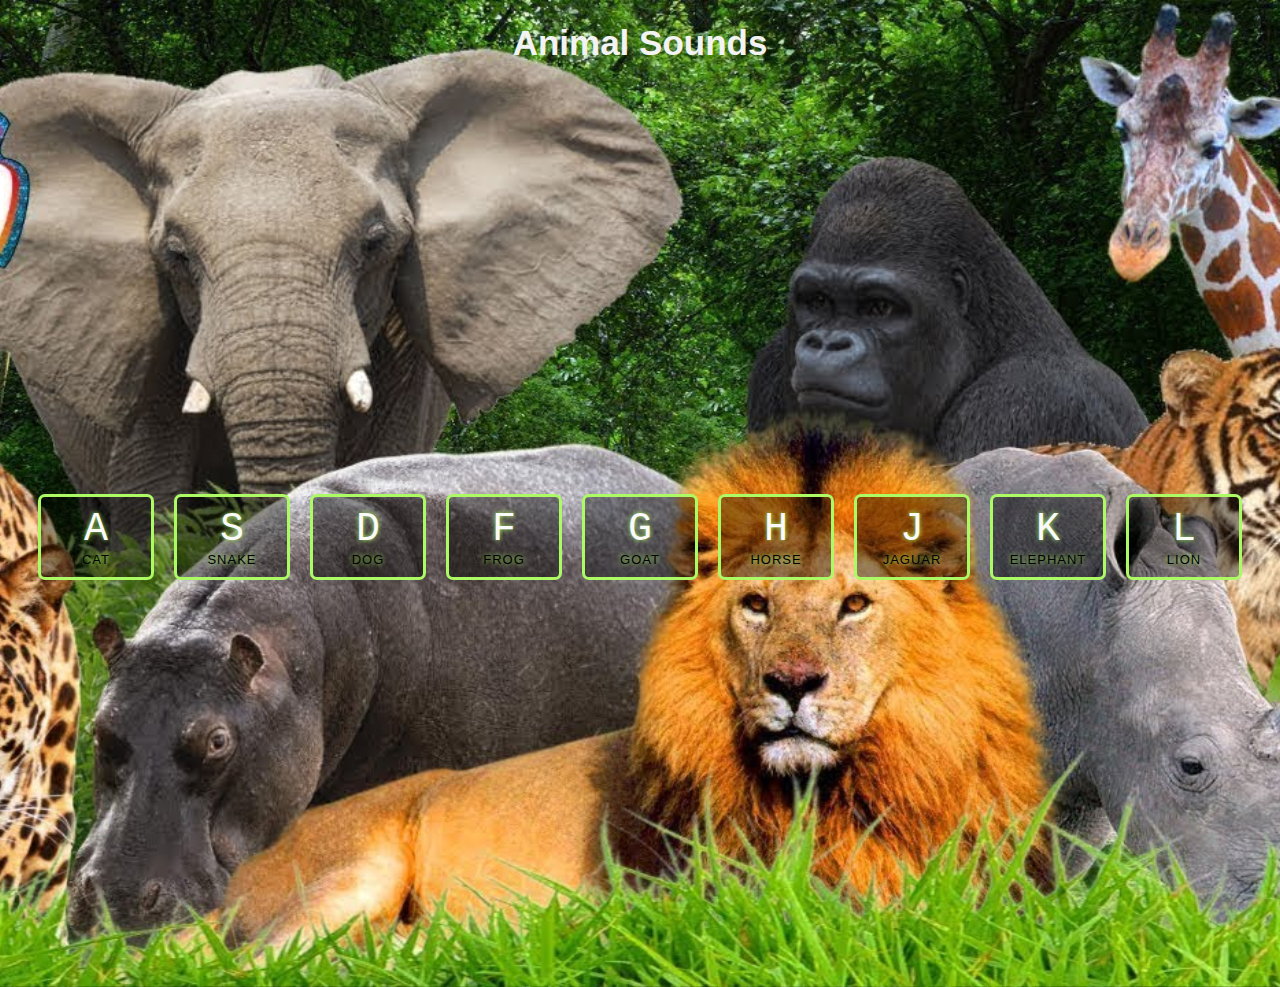
<file: Day-01/index.html>
<!DOCTYPE html>
<html lang="en">
<head>
    <meta charset="UTF-8">
    <meta http-equiv="X-UA-Compatible" content="IE=edge">
    <meta name="viewport" content="width=device-width, initial-scale=1.0">
    <title>Day-01</title>
    <link rel="stylesheet" href="style.css">
</head>
    <link rel="shortcut icon" href="#">
    <h1>Animal Sounds</h1>
<body>
   <div class="keys">
        <div data-key="65" class="key">
            <kbd>A</kbd>
            <span class="sound">Cat</span>
         </div> 

        <div data-key="83" class="key">
            <kbd>S</kbd>
            <span class="sound">Snake</span>
         </div>

        <div data-key="68" class="key">
            <kbd>D</kbd>
            <span class="sound">Dog</span>
         </div>

        <div data-key="70" class="key">
            <kbd>F</kbd>
            <span class="sound">Frog</span>
         </div>

        <div data-key="71" class="key">
            <kbd>G</kbd>
            <span class="sound">Goat</span>
         </div>

        <div data-key="72" class="key">
            <kbd>H</kbd>
            <span class="sound">Horse</span>
         </div>

        <div data-key="74" class="key">
            <kbd>J</kbd>
            <span class="sound">Jaguar</span>
         </div>

        <div data-key="75" class="key">
            <kbd>K</kbd>
            <span class="sound">Elephant</span>
         </div>

        <div data-key="76" class="key">
            <kbd>L</kbd>
            <span class="sound">Lion</span>
         </div>
   </div>
   
<audio data-key="65" src="sounds/cat.wav"></audio>
<audio data-key="83" src="sounds/Snake.mp3"></audio>
<audio data-key="68" src="sounds/Dog.wav"></audio>
<audio data-key="70" src="sounds/frog.mp3"></audio>
<audio data-key="71" src="sounds/goat.mp3"></audio>
<audio data-key="72" src="sounds/Horse.mp3"></audio>
<audio data-key="74" src="sounds/Jaguar.mp3"></audio>
<audio data-key="75" src="sounds/Elephant.mp3"></audio>
<audio data-key="76" src="sounds/lion.wav"></audio>

<script>
    
    function playSound(e){
        const audio = document.querySelector(`audio[data-key="${e.keyCode}"]`);
        const key = document.querySelector(`.key[data-key="${e.keyCode}"]`);
        if(!audio) return; //stop the function from running all together
        audio.currentTime = 0; //rewind audio
        audio.play();
        key.classList.add('playing');
    }
    
    function removeTransition(e){
        if(e.propertyName !== 'transform') return; 
        this.classList.remove(`playing`);
        console.log(this);       
    }
    const keys = document.querySelectorAll('.key');
    keys.forEach(key => key.addEventListener('transitionend', removeTransition));
    window.addEventListener('keydown', playSound);
</script>


</body>
</html>
</file>
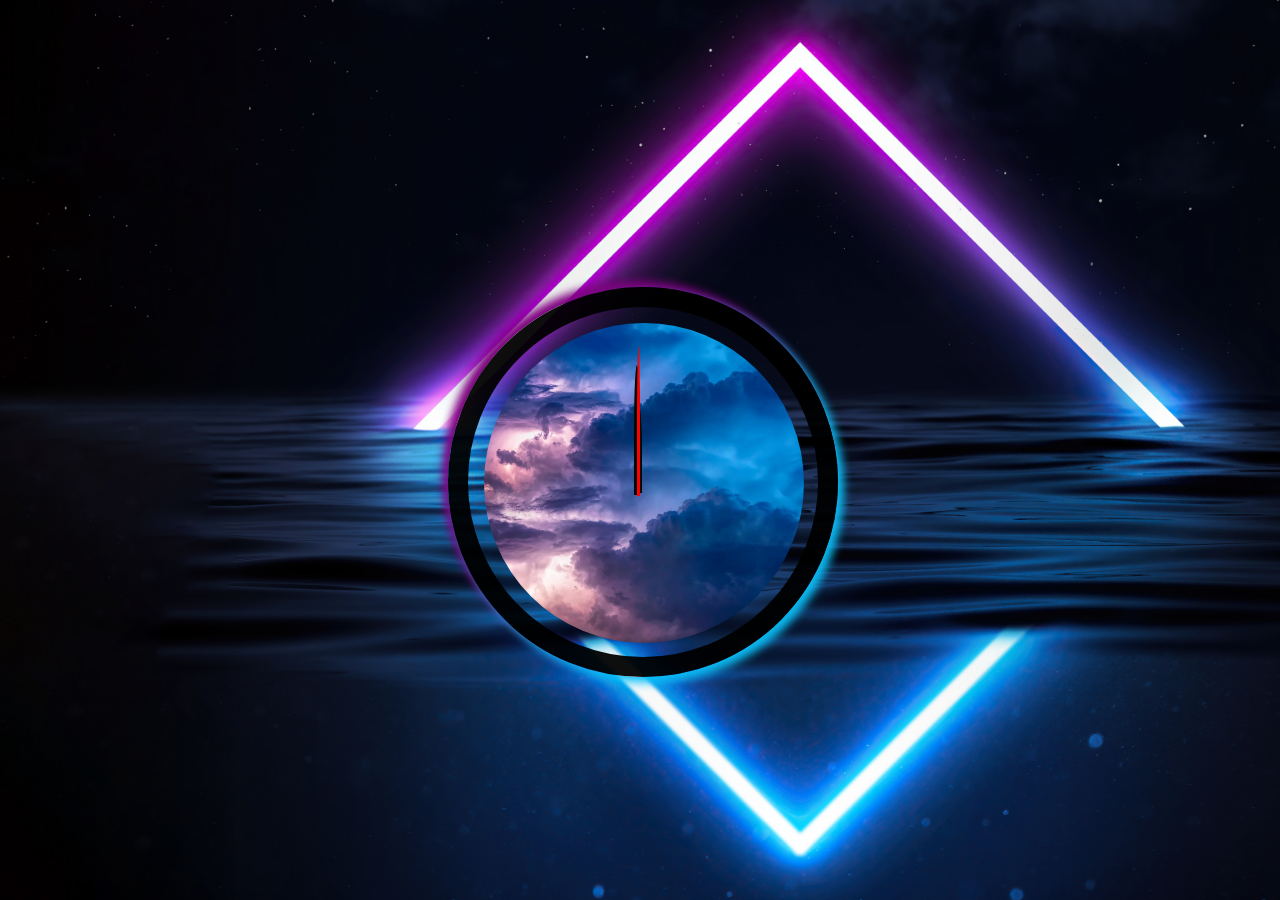
<file: Day-02/index.html>
<!DOCTYPE html>
<html lang="en">

<head>
    <meta charset="UTF-8">
    <meta http-equiv="X-UA-Compatible" content="IE=edge">
    <meta name="viewport" content="width=device-width, initial-scale=1.0">
    <title>Document</title>
</head>
<body>
    <div class="clock">
        <div class="clock-face">
            <div class="hour"></div>
            <div class="min"></div>
            <div class="sec"></div>
        </div>
    </div>
    <style>
        html {
            background: url('neon background.jpg');
            background-size: cover;
            font-family: 'San Fransico';
            text-align: center;
            font-size: 10px;
        }

        body {
            margin: 0;
            font-size: 2rem;
            display: flex;
            flex: 1;
            min-height: 100vh;
            align-items: center;
        }

        .clock {
            width: 350px;
            height: 350px;
            border: 20px solid rgba(0, 0, 0, 0.945);
            border-radius: 50%;
            position: fixed;
            justify-content: center;
            margin-left: 35%;
            margin-top: 5%;
            box-shadow: 6px 6px 8px rgba(11, 194, 250, 0.945), -6px -6px 8px purple;
        }

        .clock-face {
            width: 320px;
            height: 320px;
            border-radius: 50%;
            top: 5.5%;
            left: 4.5%;
            position: absolute;
            transform: translateY(-3px);
            background: url("sky3.jpg");
            background-size: cover;
            background-color: black;
            background-position: center;
            z-index: 4;
            /* account for the height of the clock hands */
        }

        .hour {
            width: 8px;
            height: 90px;
            background: rgb(5, 5, 5);
            position: absolute;
            top: 25%;
            left: 47%;
            border-radius: 50% 50% 0px 0px;
            transform-origin: bottom;
            transition: all (0.5s);
            z-index: 2;
        }

        .min {
            width: 6px;
            height: 130px;
            background: rgb(7, 7, 7);
            position: absolute;
            top: 13%;
            left: 47%;
            border-radius: 50% 50% 0px 0px;
            transform-origin: bottom;
            transition: all (0.5s);
            z-index: 1;
        }

        .sec {
            width: 3px;
            height: 150px;
            background: rgb(252, 1, 1);
            position: absolute;
            top: 7%;
            left: 48%;
            border-radius: 50% 50% 0px 0px;
            transform-origin: bottom;
            transition: all 0.08s;
            transition-timing-function: cubic-bezier(0.22, 2.64, 0.5, -2.27);
            z-index: 3;
        }
    </style>

    <script>
        const secs = document.querySelector(".sec")
        const mint = document.querySelector(".min")
        const hrs = document.querySelector(".hour")

        function setDate() {
            const now = new Date();
            
            const seconds = now.getSeconds();
            const secDegree = (seconds / 60) * 360;
            secs.style.transform = `rotate(${secDegree}deg)`;
            
            const minutes = now.getMinutes();
            const minDegree = (minutes / 60) * 360;
            mint.style.transform = `rotate(${minDegree}deg)`;
            
            const hours = now.getHours();
            const hrsDegree = (hours / 12) * 360;
            hrs.style.transform = `rotate(${hrsDegree}deg)`;
        }
setInterval(setDate,1000);

    </script>
</body>

</html>
</file>
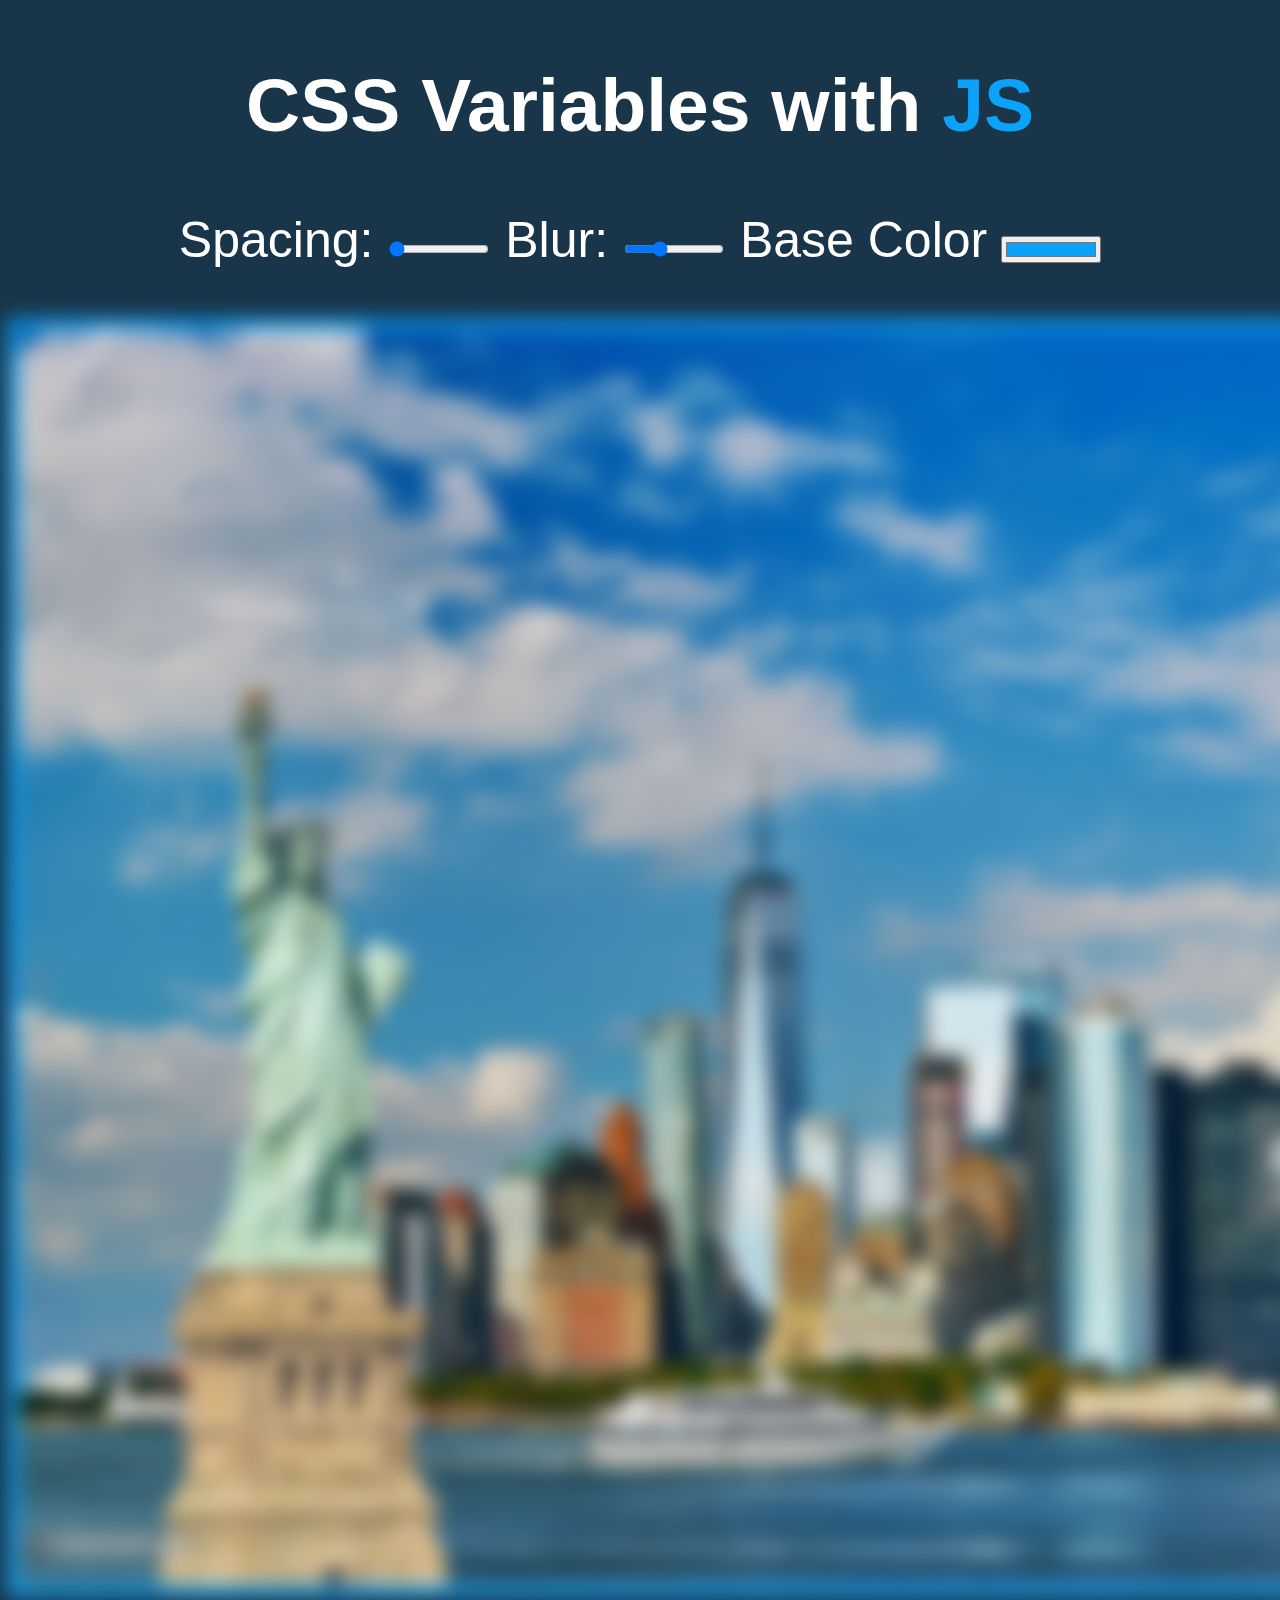
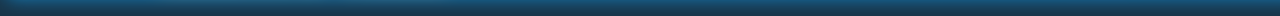
<file: Day-03/index.html>
<!DOCTYPE html>
<html lang="en">
<head>
    <meta charset="UTF-8">
    <meta http-equiv="X-UA-Compatible" content="IE=edge">
    <meta name="viewport" content="width=device-width, initial-scale=1.0">
    <title>Day-03</title>
</head>
<body>
    <h2>CSS Variables with <span class="h1">JS</span></h2>
    <div class="controls">
        <label for="spacing">Spacing:</label>
        <input id="spacing" type="range" name="spacing" min="10" max="200" value="10" data-sizing="px">
    
        <label for="blur">Blur:</label>
        <input id="blur" type="range" name="blur" min="0" max="30" value="10" data-sizing="px">
    
        <label for="base">Base Color</label>
        <input id="base" type="color" name="base" value="#0ba2fa">
      </div>
    
      <img src="liberty.jpg">
    
      <style>
        :root{
          --base: #0ba2fa;
          --spacing: 10px;
          --blur: 10px;
        }

        img{
          padding: var(--spacing);
          background: var(--base);
          filter: blur(var(--blur));
        }

        .h1{
          color: var(--base);
        }

        /*
          misc styles, nothing to do with CSS variables
        */
    
        body {
          text-align: center;
          background: #193549;
          color: white;
          font-family: 'helvetica neue', sans-serif;
          font-weight: 100;
          font-size: 50px;
        }
    
        .controls {
          margin-bottom: 50px;
        }
    
        input {
          width: 100px;
        }
      </style>
    
      <script>
        const inputs = document.querySelectorAll('.controls input');
        function handleUpdate(){
          const suffix = this.dataset.sizing || '';
          document.documentElement.style.setProperty(`--${this.name}`,this.value + suffix) ;
        }

        inputs.forEach(input => input.addEventListener('change',handleUpdate));
        inputs.forEach(input => input.addEventListener('mousemove',handleUpdate));
      </script>
</body>
</html>
</file>
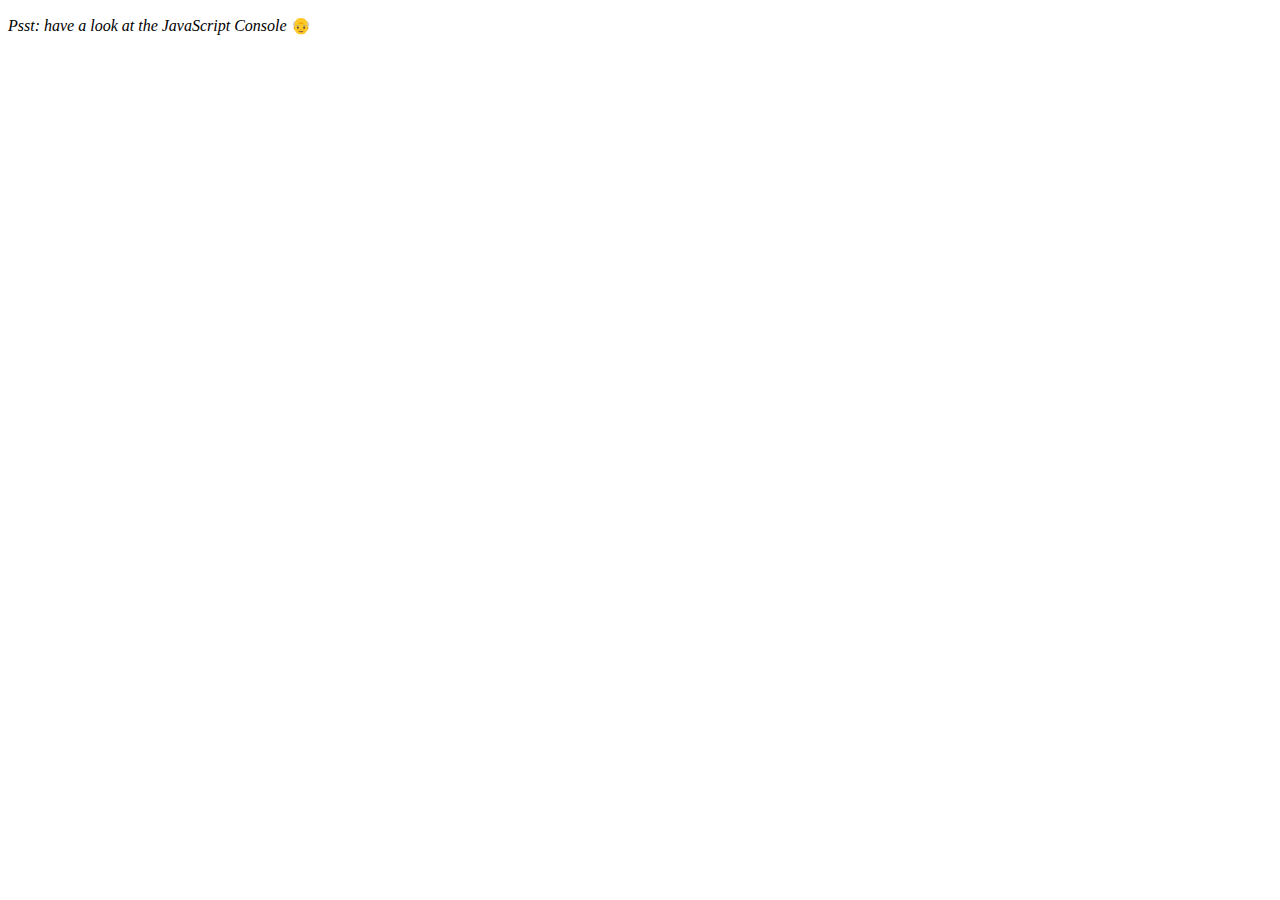
<file: Day-04/index.html>
<!DOCTYPE html>
<html lang="en">

<head>
  <meta charset="UTF-8">
  <title>Array Cardio 🏋️‍♀️</title>
</head>

<body>
  <p><em>Psst: have a look at the JavaScript Console</em> 👴</p>
  <script>
    // Get your shorts on - this is an array workout!
    // ## Array Cardio Day 1

    // Some data we can work with

    const inventors = [
      { first: 'Albert', last: 'Einstein', year: 1879, passed: 1955 },
      { first: 'Isaac', last: 'Newton', year: 1643, passed: 1727 },
      { first: 'Galileo', last: 'Galilei', year: 1564, passed: 1642 },
      { first: 'Marie', last: 'Curie', year: 1867, passed: 1934 },
      { first: 'Johannes', last: 'Kepler', year: 1571, passed: 1630 },
      { first: 'Nicolaus', last: 'Copernicus', year: 1473, passed: 1543 },
      { first: 'Max', last: 'Planck', year: 1858, passed: 1947 },
      { first: 'Katherine', last: 'Blodgett', year: 1898, passed: 1979 },
      { first: 'Ada', last: 'Lovelace', year: 1815, passed: 1852 },
      { first: 'Sarah E.', last: 'Goode', year: 1855, passed: 1905 },
      { first: 'Lise', last: 'Meitner', year: 1878, passed: 1968 },
      { first: 'Hanna', last: 'Hammarström', year: 1829, passed: 1909 }
    ];

    const people = [
      'Bernhard, Sandra', 'Bethea, Erin', 'Becker, Carl', 'Bentsen, Lloyd', 'Beckett, Samuel', 'Blake, William', 'Berger, Ric', 'Beddoes, Mick', 'Beethoven, Ludwig',
      'Belloc, Hilaire', 'Begin, Menachem', 'Bellow, Saul', 'Benchley, Robert', 'Blair, Robert', 'Benenson, Peter', 'Benjamin, Walter', 'Berlin, Irving',
      'Benn, Tony', 'Benson, Leana', 'Bent, Silas', 'Berle, Milton', 'Berry, Halle', 'Biko, Steve', 'Beck, Glenn', 'Bergman, Ingmar', 'Black, Elk', 'Berio, Luciano',
      'Berne, Eric', 'Berra, Yogi', 'Berry, Wendell', 'Bevan, Aneurin', 'Ben-Gurion, David', 'Bevel, Ken', 'Biden, Joseph', 'Bennington, Chester', 'Bierce, Ambrose',
      'Billings, Josh', 'Birrell, Augustine', 'Blair, Tony', 'Beecher, Henry', 'Biondo, Frank'
    ];


    // ****************************** 1 ***************************************
    // Array.prototype.filter()
    // 1. Filter the list of inventors for those who were born in the 1500's


    // const fil = inventors.filter(function (inventor){
    //     if(inventor.first.match(/^A/g)){
    //         return true; // if you want to filter by first letter 
    //     }
    // })


    const fil = inventors.filter(inventor => (inventor.year >= 1500 && inventor.year < 1600));
    console.table(fil)


    // ****************************** 2 ***************************************

    // Array.prototype.map()
    // 2. Give us an array of the inventors first and last names

    const fullName = inventors.map(inventor => `${inventor.first} ${inventor.last}`);
        console.log(fullName)

    // ****************************** 3 ***************************************    

    // Array.prototype.sort()
    // 3. Sort the inventors by birthdate, oldest to youngest

    const birth = inventors.sort (function(a,b){
        if(a.year>b.year){
        return 1;
        }else{
            return -1;
        }
    })
    console.table(birth)


    // ****************************** 4 ***************************************

    // Array.prototype.reduce()
    // 4. How many years did all the inventors live all together?

    // var totalYears = 0;
    // for (let i = 0; i < inventors.length; i++) {
    //     totalYears += inventors[i].passed - inventors[i].year;
    // }

    // console.log(totalYears);

    const totalYears = inventors.reduce((total, inventor) => {
        return total + (inventor.passed - inventor.year)
    },0);
    console.log(totalYears);


    // ****************************** 5 ***************************************

    // 5. Sort the inventors by years lived

    const oldest = inventors.sort(function (a,b){
      let lastGuy = a.passed - a.year;
      let nextGuy = b.passed - b.year;
      return lastGuy > nextGuy ? -1 : 1;
    })
    console.table(oldest);

    // ****************************** 6 ***************************************

    // 6. create a list of Boulevards in Paris that contain 'de' anywhere in the name
    // https://en.wikipedia.org/wiki/Category:Boulevards_in_Paris


    // const category = document.querySelector(".mw-category");
    // console.log(category);
    // // const links = Array.from(category.querySelectorAll('a'));
    // // const de = links
    // //             .map(link => link.textContent)
    // //             .filter(streetName => streetName.includes('de'));

    // ****************************** 7 ***************************************

    // 7. sort Exercise
    // Sort the people alphabetically by last 

    const lastFirst = people.sort(function(lastOne , nextOne){
      const [aLast,aFirst] = lastOne.split(", ");
      const [bLast,bFirst] = nextOne.split(", ");
      return aLast > bLast ? -1 : 1;
    });
    
    console.log(lastFirst);
    // ****************************** 8 ***************************************

    // 8. Reduce Exercise
    // Sum up the instances of each of these
    const data = ['car', 'car', 'truck', 'truck', 'bike', 'walk', 'car', 'van', 'bike', 'walk', 'car', 'van', 'car', 'truck'];
    const vehicle = data.reduce(function(obj,item){
      if(!obj[item]){
        obj[item] = 0; 
      }
      obj[item]++;
      return obj;
    }, {})
    console.log(vehicle);
  
  </script>
</body>

</html>
</file>
<file: Day-01/style.css>
html {
    font-size: 10px;
    background: url('background.jpg') bottom center;
    background-size: cover;
  }
  
  body,html {
    margin: 0;
    padding: 0;
    font-family: sans-serif;
  }
  
  h1 {
    color: #f3f3f3;
    font-size: 35px;
    text-align: center;
    align-items: center;
  }

  .keys {
    display: flex;
    flex: 1;
    min-height: 100vh;
    align-items: center;
    justify-content: center;
  }
  
  .key {
    border: .3rem solid rgb(172, 250, 100);
    border-radius: .7rem;
    margin: 1rem;
    font-size: 1.0rem;
    padding: 1rem .5rem;
    transition: all .07s;
    width: 10rem;
    text-align: center;
    color: rgb(250, 250, 250);
    background: rgba(0,0,0,0.4);
    text-shadow: 0 0 .5rem rgb(172, 250, 100);
  }

  .playing {
    transform: scale(0.7);
    border-color: #ff2828;
    box-shadow: 0 0 1rem #ffc600;
  }
  
  kbd {
    display: block;
    font-size: 4rem;
  }

  .sound {
    font-size: 1.3rem;
    text-transform: uppercase;
    letter-spacing: .1rem;
    color: #000000;
    
  }
</file>
